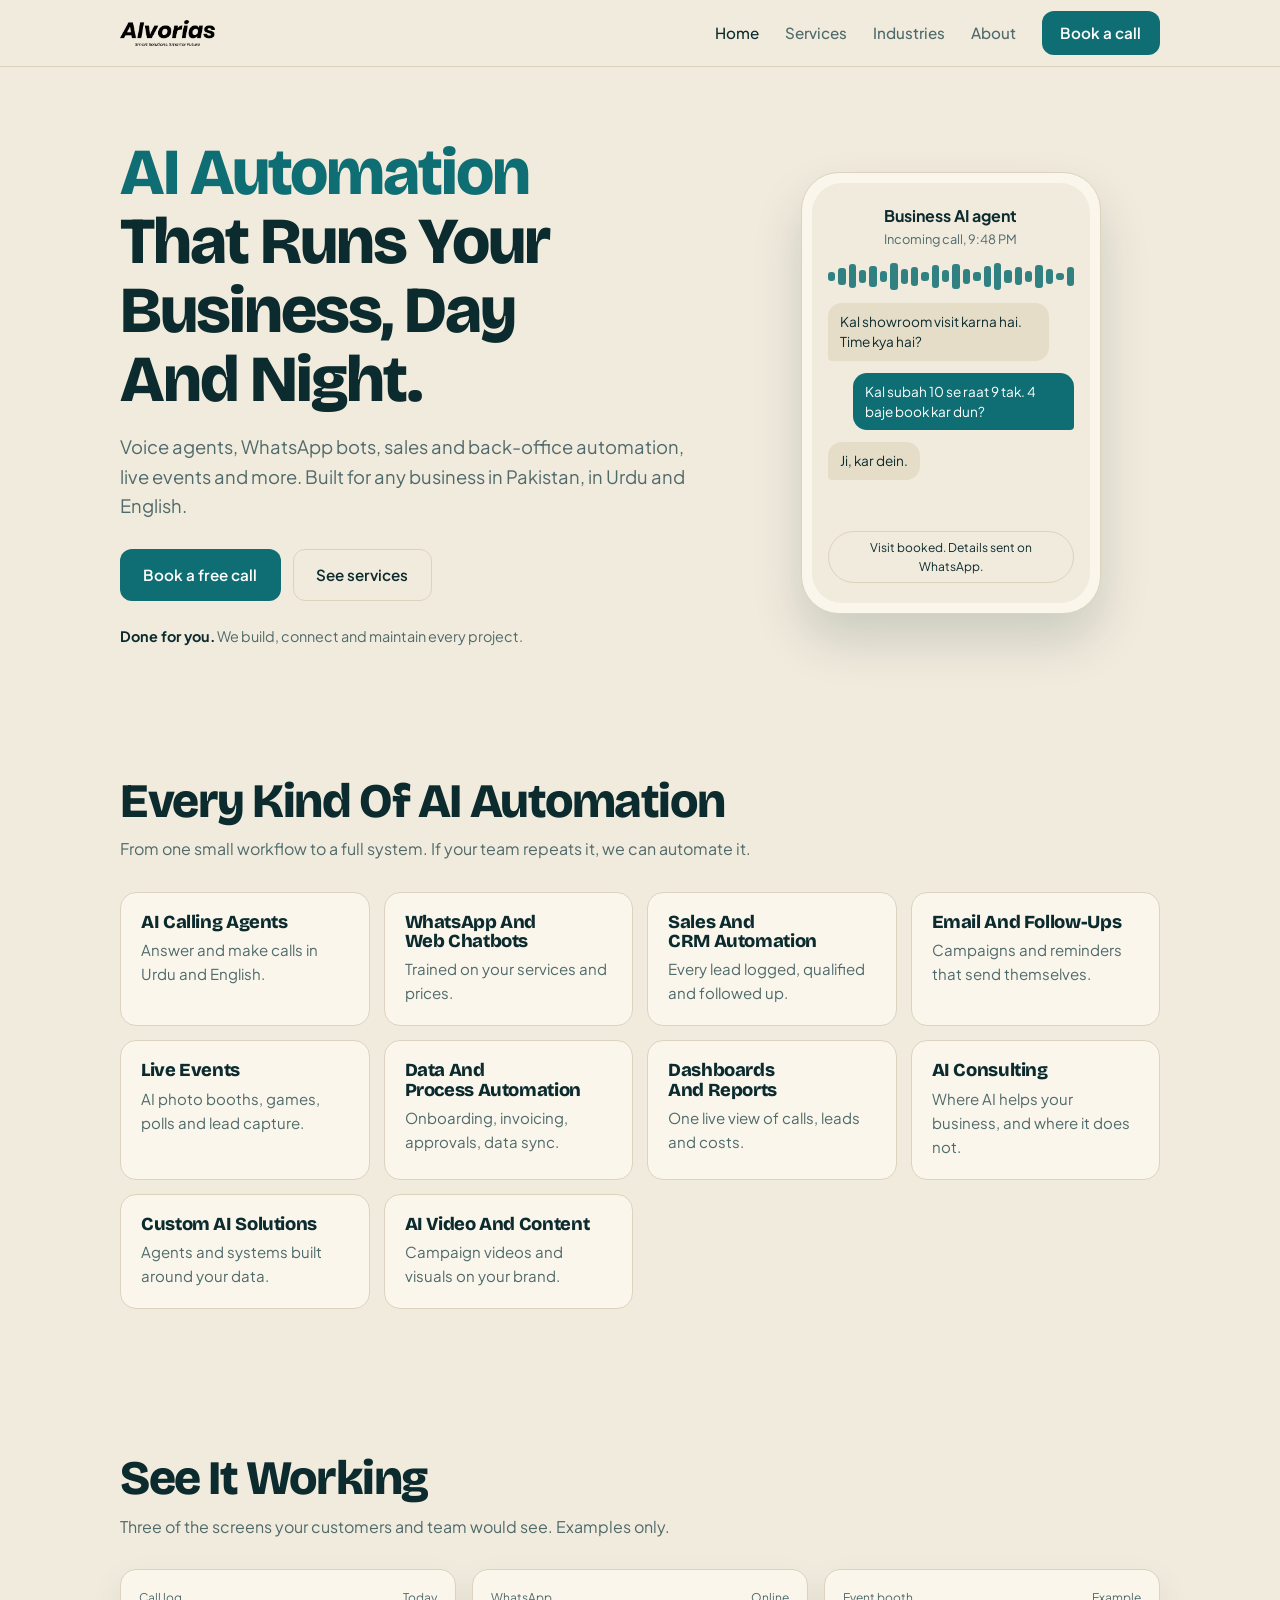
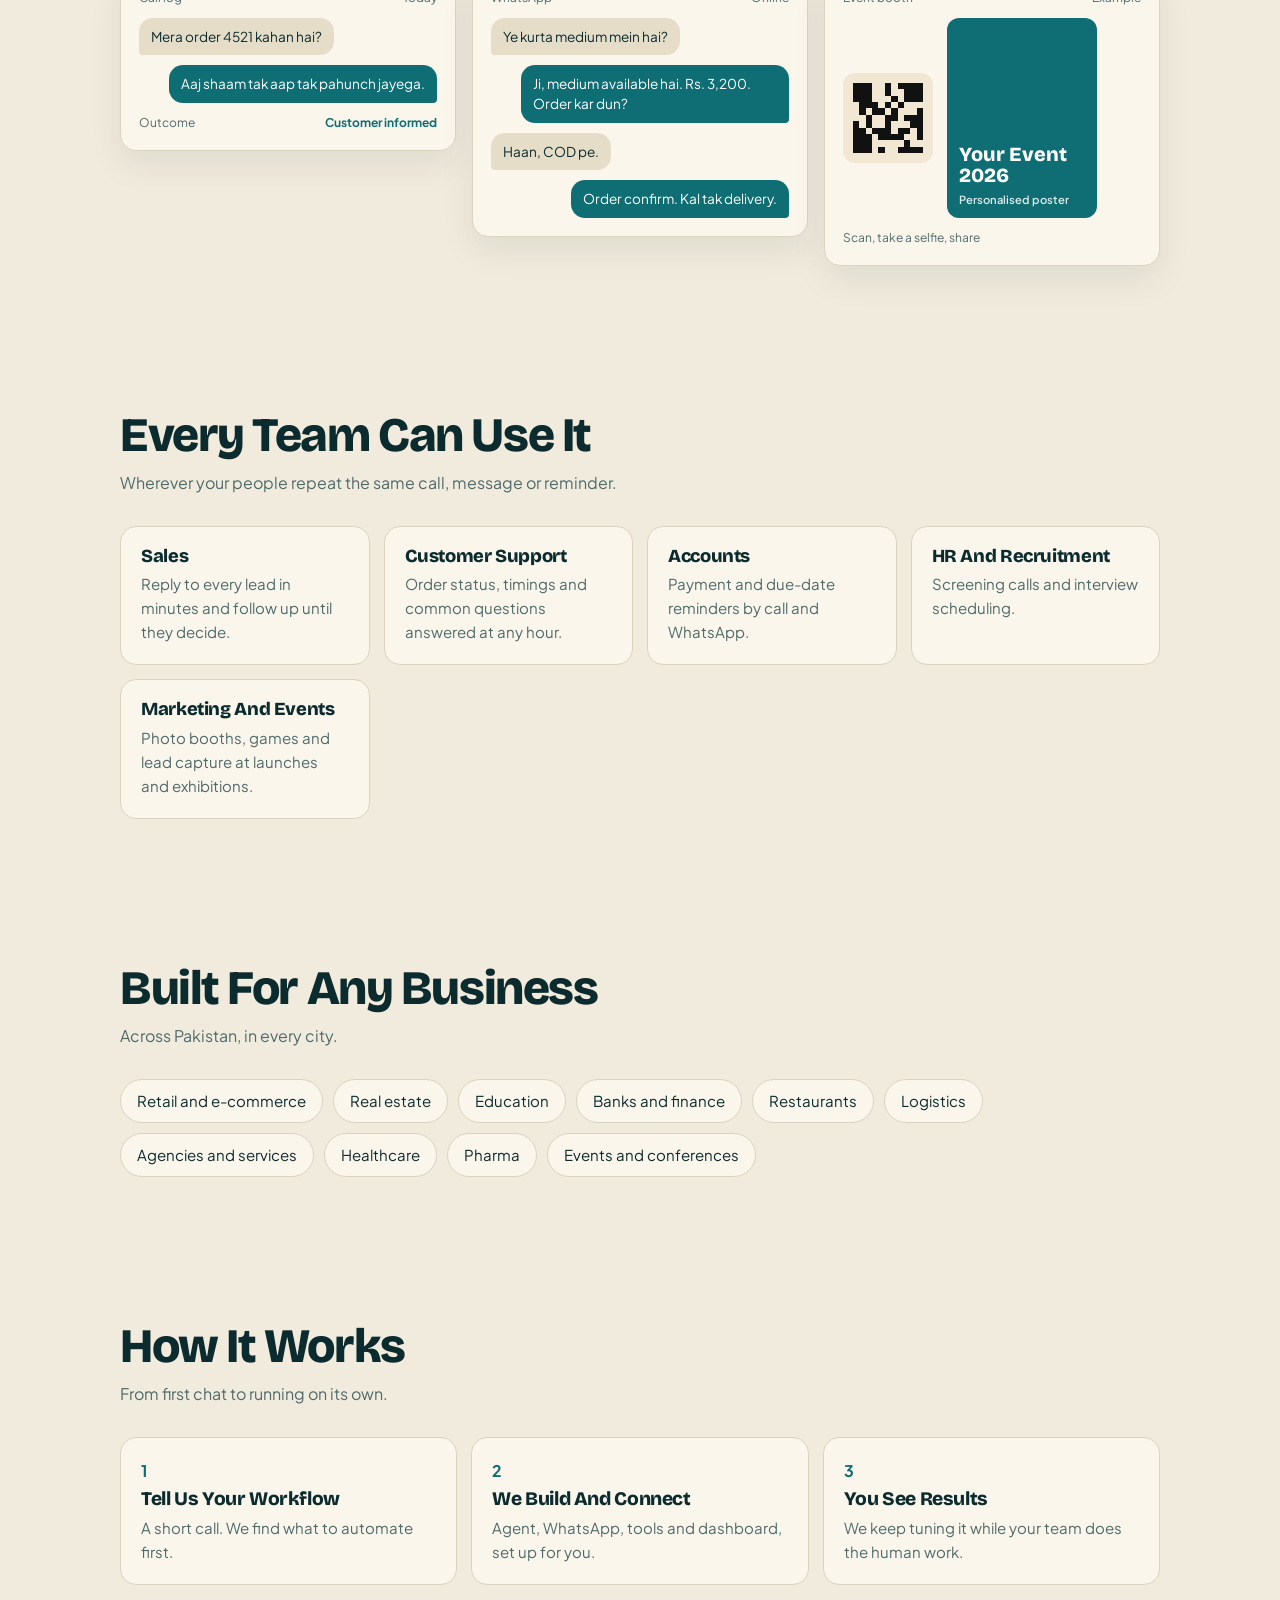
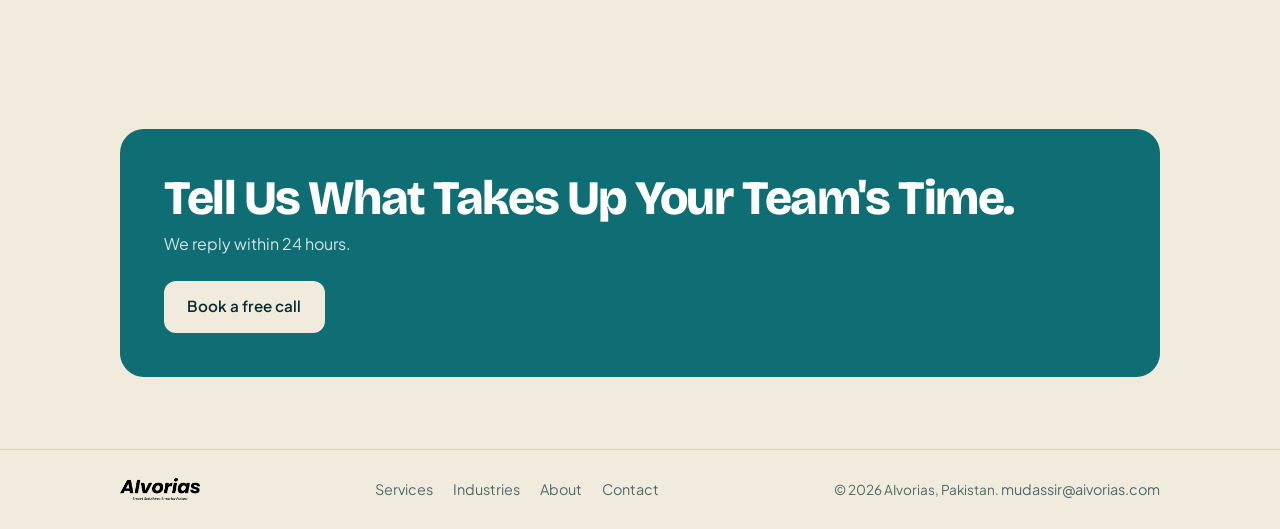
<file: index.html>
<!doctype html>
<html lang="en">
<head>
<meta charset="utf-8">
<meta name="viewport" content="width=device-width, initial-scale=1">
<title>AIvorias | AI Automation for Pakistani Businesses</title>
<meta name="description" content="AIvorias builds AI voice agents, WhatsApp automation, sales and back-office workflows and live event experiences for businesses across Pakistan, in Urdu and English.">
<meta name="theme-color" content="#F1EBDD">
<link rel="canonical" href="https://www.aivorias.com/">
<link rel="icon" type="image/png" href="/logo.png">
<meta property="og:type" content="website">
<meta property="og:title" content="AIvorias | AI Automation for Pakistani Businesses">
<meta property="og:description" content="AIvorias builds AI voice agents, WhatsApp automation, sales and back-office workflows and live event experiences for businesses across Pakistan, in Urdu and English.">
<meta property="og:url" content="https://www.aivorias.com/">
<link rel="preconnect" href="https://fonts.googleapis.com">
<link rel="preconnect" href="https://fonts.gstatic.com" crossorigin>
<link rel="stylesheet" href="https://fonts.googleapis.com/css2?family=Bricolage+Grotesque:opsz,wght@12..96,500;12..96,700;12..96,800&family=Plus+Jakarta+Sans:wght@400;500;600;700&display=swap">
<link rel="stylesheet" href="/styles.css?v=20261114b">
</head>
<body>
<a class="skip" href="#main">Skip to content</a>
<header class="site-header">
  <div class="wrap">
    <a class="brand" href="/" aria-label="AIvorias home"><img src="/logo-text-white.png" alt="AIvorias"></a>
    <button class="menu-btn" aria-expanded="false" aria-controls="site-nav" aria-label="Open menu"><span></span></button>
    <nav class="nav" id="site-nav" aria-label="Main">
      <a class="link" href="/" aria-current="page">Home</a><a class="link" href="/services/">Services</a><a class="link" href="/industries/">Industries</a><a class="link" href="/about/">About</a>
      <a class="btn btn-primary" href="/contact/">Book a call</a>
    </nav>
  </div>
</header>
<main id="main">

<section class="hero">
  <div class="wrap hero-grid">
    <div>
      <h1><em>AI automation</em> that runs your business, day and night.</h1>
      <p class="lead">Voice agents, WhatsApp bots, sales and back-office automation, live events and more. Built for any business in Pakistan, in Urdu and English.</p>
      <div class="cta-row">
        <a class="btn btn-primary" href="/contact/">Book a free call</a>
        <a class="btn btn-ghost" href="/services/">See services</a>
      </div>
      <p class="proof"><b>Done for you.</b> We build, connect and maintain every project.</p>
    </div>
    <div class="phone" aria-label="Example call handled by an AI agent"><div class="screen">
      <div class="who"><strong>Business AI agent</strong>Incoming call, 9:48 PM</div>
      <div class="wave" aria-hidden="true"><i style="--h:30%;--d:0.00s"></i><i style="--h:55%;--d:0.06s"></i><i style="--h:80%;--d:0.12s"></i><i style="--h:45%;--d:0.18s"></i><i style="--h:70%;--d:0.24s"></i><i style="--h:35%;--d:0.30s"></i><i style="--h:90%;--d:0.36s"></i><i style="--h:50%;--d:0.42s"></i><i style="--h:65%;--d:0.48s"></i><i style="--h:28%;--d:0.54s"></i><i style="--h:75%;--d:0.60s"></i><i style="--h:40%;--d:0.66s"></i><i style="--h:85%;--d:0.72s"></i><i style="--h:52%;--d:0.78s"></i><i style="--h:32%;--d:0.84s"></i><i style="--h:68%;--d:0.90s"></i><i style="--h:88%;--d:0.96s"></i><i style="--h:44%;--d:1.02s"></i><i style="--h:60%;--d:1.08s"></i><i style="--h:36%;--d:1.14s"></i><i style="--h:78%;--d:1.20s"></i><i style="--h:48%;--d:1.26s"></i><i style="--h:26%;--d:1.32s"></i><i style="--h:64%;--d:1.38s"></i></div>
      <div class="bb in">Kal showroom visit karna hai. Time kya hai?</div>
      <div class="bb out">Kal subah 10 se raat 9 tak. 4 baje book kar dun?</div>
      <div class="bb in">Ji, kar dein.</div>
      <div class="tick">Visit booked. Details sent on WhatsApp.</div>
    </div></div>
  </div>
</section>

<section id="what"><div class="wrap">
  <h2>Every kind of AI automation</h2>
  <p class="sub">From one small workflow to a full system. If your team repeats it, we can automate it.</p>
  <div class="caps"><div class="capc"><h3>AI calling agents</h3><p>Answer and make calls in Urdu and English.</p></div><div class="capc"><h3>WhatsApp and web chatbots</h3><p>Trained on your services and prices.</p></div><div class="capc"><h3>Sales and CRM automation</h3><p>Every lead logged, qualified and followed up.</p></div><div class="capc"><h3>Email and follow-ups</h3><p>Campaigns and reminders that send themselves.</p></div><div class="capc"><h3>Live events</h3><p>AI photo booths, games, polls and lead capture.</p></div><div class="capc"><h3>Data and process automation</h3><p>Onboarding, invoicing, approvals, data sync.</p></div><div class="capc"><h3>Dashboards and reports</h3><p>One live view of calls, leads and costs.</p></div><div class="capc"><h3>AI consulting</h3><p>Where AI helps your business, and where it does not.</p></div><div class="capc"><h3>Custom AI solutions</h3><p>Agents and systems built around your data.</p></div><div class="capc"><h3>AI video and content</h3><p>Campaign videos and visuals on your brand.</p></div></div>
</div></section>

<section><div class="wrap">
  <h2>See it working</h2>
  <p class="sub">Three of the screens your customers and team would see. Examples only.</p>
  <div class="trio">
    <div class="ui"><div class="cap"><span>Call log</span><span>Today</span></div><div class="bb in">Mera order 4521 kahan hai?</div><div class="bb out">Aaj shaam tak aap tak pahunch jayega.</div><div class="cap"><span>Outcome</span><span class="ok">Customer informed</span></div></div>
    <div class="ui"><div class="cap"><span>WhatsApp</span><span>Online</span></div><div class="bb in">Ye kurta medium mein hai?</div><div class="bb out">Ji, medium available hai. Rs. 3,200. Order kar dun?</div><div class="bb in">Haan, COD pe.</div><div class="bb out">Order confirm. Kal tak delivery.</div></div>
    <div class="ui"><div class="cap"><span>Event booth</span><span>Example</span></div><div class="poster"><div class="qr"><svg viewBox="0 0 11 11" fill="currentColor" shape-rendering="crispEdges" aria-label="QR code"><rect x="0" y="0" width="1" height="1"/><rect x="1" y="0" width="1" height="1"/><rect x="2" y="0" width="1" height="1"/><rect x="5" y="0" width="1" height="1"/><rect x="7" y="0" width="1" height="1"/><rect x="8" y="0" width="1" height="1"/><rect x="9" y="0" width="1" height="1"/><rect x="10" y="0" width="1" height="1"/><rect x="0" y="1" width="1" height="1"/><rect x="1" y="1" width="1" height="1"/><rect x="2" y="1" width="1" height="1"/><rect x="5" y="1" width="1" height="1"/><rect x="8" y="1" width="1" height="1"/><rect x="9" y="1" width="1" height="1"/><rect x="10" y="1" width="1" height="1"/><rect x="0" y="2" width="1" height="1"/><rect x="1" y="2" width="1" height="1"/><rect x="2" y="2" width="1" height="1"/><rect x="6" y="2" width="1" height="1"/><rect x="8" y="2" width="1" height="1"/><rect x="9" y="2" width="1" height="1"/><rect x="10" y="2" width="1" height="1"/><rect x="1" y="3" width="1" height="1"/><rect x="2" y="3" width="1" height="1"/><rect x="3" y="3" width="1" height="1"/><rect x="5" y="3" width="1" height="1"/><rect x="7" y="3" width="1" height="1"/><rect x="1" y="4" width="1" height="1"/><rect x="3" y="4" width="1" height="1"/><rect x="4" y="4" width="1" height="1"/><rect x="6" y="4" width="1" height="1"/><rect x="10" y="4" width="1" height="1"/><rect x="2" y="5" width="1" height="1"/><rect x="5" y="5" width="1" height="1"/><rect x="6" y="5" width="1" height="1"/><rect x="8" y="5" width="1" height="1"/><rect x="9" y="5" width="1" height="1"/><rect x="10" y="5" width="1" height="1"/><rect x="0" y="6" width="1" height="1"/><rect x="2" y="6" width="1" height="1"/><rect x="5" y="6" width="1" height="1"/><rect x="9" y="6" width="1" height="1"/><rect x="10" y="6" width="1" height="1"/><rect x="0" y="7" width="1" height="1"/><rect x="1" y="7" width="1" height="1"/><rect x="3" y="7" width="1" height="1"/><rect x="4" y="7" width="1" height="1"/><rect x="5" y="7" width="1" height="1"/><rect x="7" y="7" width="1" height="1"/><rect x="8" y="7" width="1" height="1"/><rect x="10" y="7" width="1" height="1"/><rect x="0" y="8" width="1" height="1"/><rect x="1" y="8" width="1" height="1"/><rect x="2" y="8" width="1" height="1"/><rect x="4" y="8" width="1" height="1"/><rect x="5" y="8" width="1" height="1"/><rect x="6" y="8" width="1" height="1"/><rect x="7" y="8" width="1" height="1"/><rect x="10" y="8" width="1" height="1"/><rect x="0" y="9" width="1" height="1"/><rect x="1" y="9" width="1" height="1"/><rect x="2" y="9" width="1" height="1"/><rect x="8" y="9" width="1" height="1"/><rect x="0" y="10" width="1" height="1"/><rect x="1" y="10" width="1" height="1"/><rect x="2" y="10" width="1" height="1"/><rect x="4" y="10" width="1" height="1"/><rect x="7" y="10" width="1" height="1"/><rect x="8" y="10" width="1" height="1"/><rect x="9" y="10" width="1" height="1"/><rect x="10" y="10" width="1" height="1"/></svg></div><div class="pcard">Your Event 2026<small>Personalised poster</small></div></div><div class="cap"><span>Scan, take a selfie, share</span><span></span></div></div>
  </div>
</div></section>

<section><div class="wrap">
  <h2>Every team can use it</h2>
  <p class="sub">Wherever your people repeat the same call, message or reminder.</p>
  <div class="dept"><div><h3>Sales</h3><p>Reply to every lead in minutes and follow up until they decide.</p></div><div><h3>Customer support</h3><p>Order status, timings and common questions answered at any hour.</p></div><div><h3>Accounts</h3><p>Payment and due-date reminders by call and WhatsApp.</p></div><div><h3>HR and recruitment</h3><p>Screening calls and interview scheduling.</p></div><div><h3>Marketing and events</h3><p>Photo booths, games and lead capture at launches and exhibitions.</p></div></div>
</div></section>

<section><div class="wrap">
  <h2>Built for any business</h2>
  <p class="sub">Across Pakistan, in every city.</p>
  <div class="pills"><span class="pill">Retail and e-commerce</span><span class="pill">Real estate</span><span class="pill">Education</span><span class="pill">Banks and finance</span><span class="pill">Restaurants</span><span class="pill">Logistics</span><span class="pill">Agencies and services</span><span class="pill">Healthcare</span><span class="pill">Pharma</span><span class="pill">Events and conferences</span></div>
</div></section>

<section><div class="wrap">
  <h2>How it works</h2>
  <p class="sub">From first chat to running on its own.</p>
  <div class="steps">
    <div class="step"><b>1</b><h3>Tell us your workflow</h3><p>A short call. We find what to automate first.</p></div>
    <div class="step"><b>2</b><h3>We build and connect</h3><p>Agent, WhatsApp, tools and dashboard, set up for you.</p></div>
    <div class="step"><b>3</b><h3>You see results</h3><p>We keep tuning it while your team does the human work.</p></div>
  </div>
</div></section>

<section>
  <div class="wrap">
    <div class="cta-band">
      <div><h2>Tell us what takes up your team's time.</h2><p>We reply within 24 hours.</p></div>
      <a class="btn btn-primary" href="/contact/">Book a free call</a>
    </div>
  </div>
</section>
</main>
<footer class="site-footer">
  <div class="wrap foot">
    <img src="/logo-text-white.png" alt="AIvorias">
    <nav aria-label="Footer"><a href="/services/">Services</a><a href="/industries/">Industries</a><a href="/about/">About</a><a href="/contact/">Contact</a></nav>
    <span class="copy">&copy; 2026 AIvorias, Pakistan. <a href="mailto:mudassir@aivorias.com">mudassir@aivorias.com</a></span>
  </div>
</footer>
<script src="/main.js?v=20261114b" defer></script>
</body>
</html>
</file>
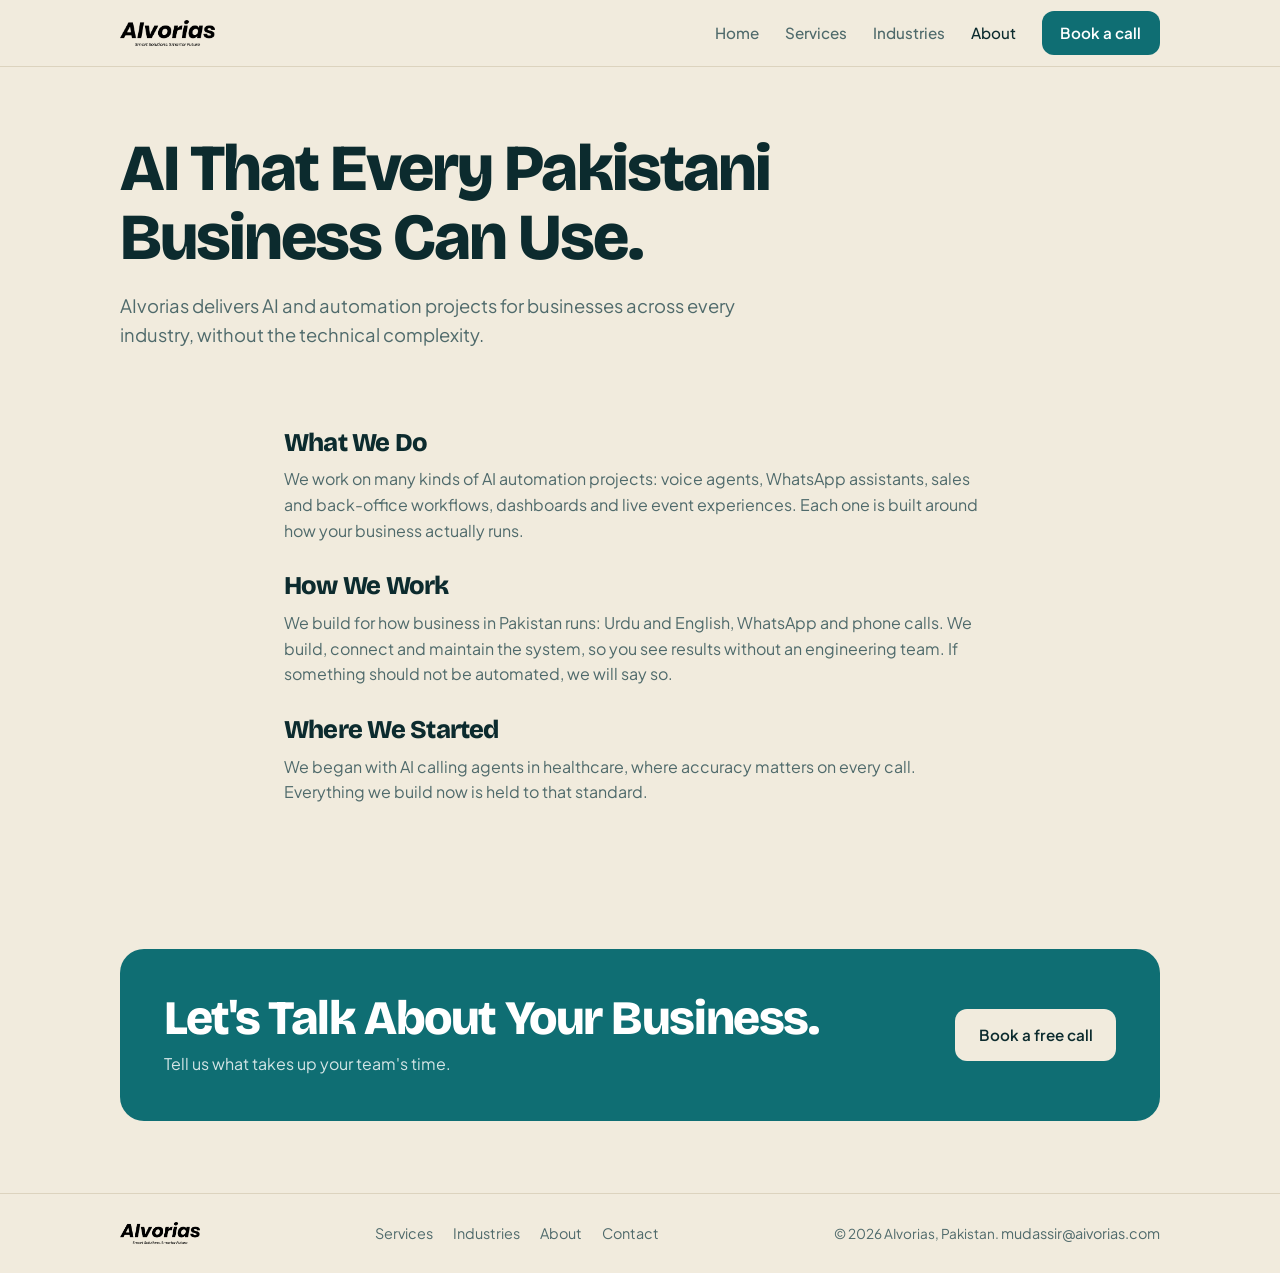
<file: about/index.html>
<!doctype html>
<html lang="en">
<head>
<meta charset="utf-8">
<meta name="viewport" content="width=device-width, initial-scale=1">
<title>About | AIvorias</title>
<meta name="description" content="AIvorias is an AI-powered technology company delivering AI and automation projects for businesses across Pakistan.">
<meta name="theme-color" content="#F1EBDD">
<link rel="canonical" href="https://www.aivorias.com/about/">
<link rel="icon" type="image/png" href="/logo.png">
<meta property="og:type" content="website">
<meta property="og:title" content="About | AIvorias">
<meta property="og:description" content="AIvorias is an AI-powered technology company delivering AI and automation projects for businesses across Pakistan.">
<meta property="og:url" content="https://www.aivorias.com/about/">
<link rel="preconnect" href="https://fonts.googleapis.com">
<link rel="preconnect" href="https://fonts.gstatic.com" crossorigin>
<link rel="stylesheet" href="https://fonts.googleapis.com/css2?family=Bricolage+Grotesque:opsz,wght@12..96,500;12..96,700;12..96,800&family=Plus+Jakarta+Sans:wght@400;500;600;700&display=swap">
<link rel="stylesheet" href="/styles.css?v=20261114b">
</head>
<body>
<a class="skip" href="#main">Skip to content</a>
<header class="site-header">
  <div class="wrap">
    <a class="brand" href="/" aria-label="AIvorias home"><img src="/logo-text-white.png" alt="AIvorias"></a>
    <button class="menu-btn" aria-expanded="false" aria-controls="site-nav" aria-label="Open menu"><span></span></button>
    <nav class="nav" id="site-nav" aria-label="Main">
      <a class="link" href="/">Home</a><a class="link" href="/services/">Services</a><a class="link" href="/industries/">Industries</a><a class="link" href="/about/" aria-current="page">About</a>
      <a class="btn btn-primary" href="/contact/">Book a call</a>
    </nav>
  </div>
</header>
<main id="main">

<section class="page-hero">
  <div class="wrap"><h1>AI that every Pakistani business can use.</h1><p class="lead">AIvorias delivers AI and automation projects for businesses across every industry, without the technical complexity.</p></div>
</section>

<section>
  <div class="wrap prose">
    <h2>What we do</h2>
    <p>We work on many kinds of AI automation projects: voice agents, WhatsApp assistants, sales and back-office workflows, dashboards and live event experiences. Each one is built around how your business actually runs.</p>
    <h2>How we work</h2>
    <p>We build for how business in Pakistan runs: Urdu and English, WhatsApp and phone calls. We build, connect and maintain the system, so you see results without an engineering team. If something should not be automated, we will say so.</p>
    <h2>Where we started</h2>
    <p>We began with AI calling agents in healthcare, where accuracy matters on every call. Everything we build now is held to that standard.</p>
  </div>
</section>

<section>
  <div class="wrap">
    <div class="cta-band">
      <div><h2>Let's talk about your business.</h2><p>Tell us what takes up your team's time.</p></div>
      <a class="btn btn-primary" href="/contact/">Book a free call</a>
    </div>
  </div>
</section>
</main>
<footer class="site-footer">
  <div class="wrap foot">
    <img src="/logo-text-white.png" alt="AIvorias">
    <nav aria-label="Footer"><a href="/services/">Services</a><a href="/industries/">Industries</a><a href="/about/">About</a><a href="/contact/">Contact</a></nav>
    <span class="copy">&copy; 2026 AIvorias, Pakistan. <a href="mailto:mudassir@aivorias.com">mudassir@aivorias.com</a></span>
  </div>
</footer>
<script src="/main.js?v=20261114b" defer></script>
</body>
</html>
</file>
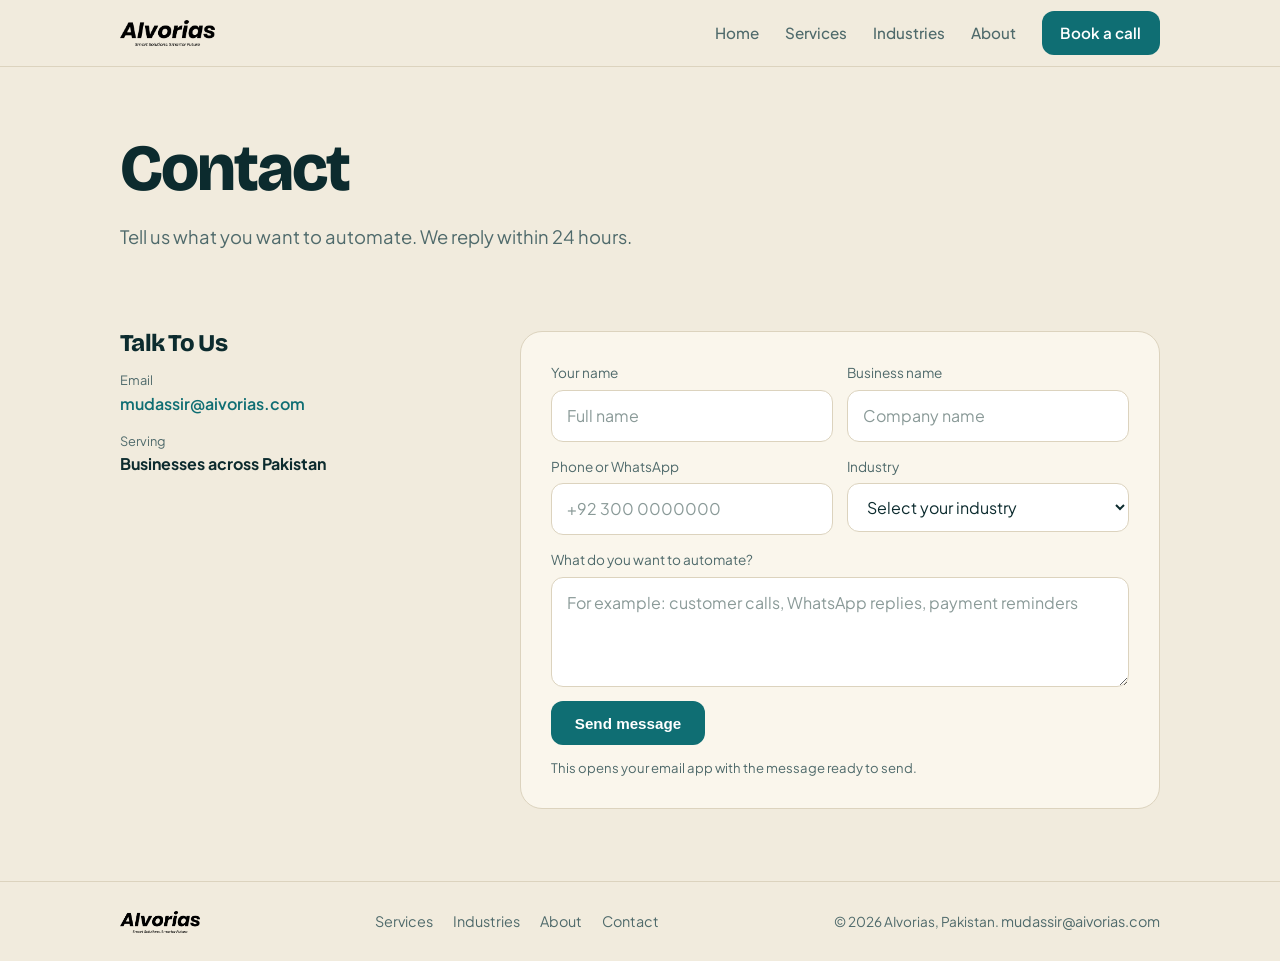
<file: contact/index.html>
<!doctype html>
<html lang="en">
<head>
<meta charset="utf-8">
<meta name="viewport" content="width=device-width, initial-scale=1">
<title>Contact | AIvorias</title>
<meta name="description" content="Book a free strategy call with AIvorias. Tell us what you want to automate and we will reply within 24 hours.">
<meta name="theme-color" content="#F1EBDD">
<link rel="canonical" href="https://www.aivorias.com/contact/">
<link rel="icon" type="image/png" href="/logo.png">
<meta property="og:type" content="website">
<meta property="og:title" content="Contact | AIvorias">
<meta property="og:description" content="Book a free strategy call with AIvorias. Tell us what you want to automate and we will reply within 24 hours.">
<meta property="og:url" content="https://www.aivorias.com/contact/">
<link rel="preconnect" href="https://fonts.googleapis.com">
<link rel="preconnect" href="https://fonts.gstatic.com" crossorigin>
<link rel="stylesheet" href="https://fonts.googleapis.com/css2?family=Bricolage+Grotesque:opsz,wght@12..96,500;12..96,700;12..96,800&family=Plus+Jakarta+Sans:wght@400;500;600;700&display=swap">
<link rel="stylesheet" href="/styles.css?v=20261114b">
</head>
<body>
<a class="skip" href="#main">Skip to content</a>
<header class="site-header">
  <div class="wrap">
    <a class="brand" href="/" aria-label="AIvorias home"><img src="/logo-text-white.png" alt="AIvorias"></a>
    <button class="menu-btn" aria-expanded="false" aria-controls="site-nav" aria-label="Open menu"><span></span></button>
    <nav class="nav" id="site-nav" aria-label="Main">
      <a class="link" href="/">Home</a><a class="link" href="/services/">Services</a><a class="link" href="/industries/">Industries</a><a class="link" href="/about/">About</a>
      <a class="btn btn-primary" href="/contact/">Book a call</a>
    </nav>
  </div>
</header>
<main id="main">

<section class="page-hero">
  <div class="wrap"><h1>Contact</h1><p class="lead">Tell us what you want to automate. We reply within 24 hours.</p></div>
</section>

<section>
  <div class="wrap contact-grid">
    <div class="contact-info">
      <h2>Talk to us</h2>
      <ul class="facts">
        <li><span>Email</span><a href="mailto:mudassir@aivorias.com">mudassir@aivorias.com</a></li>
        <li><span>Serving</span><strong>Businesses across Pakistan</strong></li>
              </ul>
      
    </div>

    <div class="form-card">
      <div id="form-fields">
        <form id="lead-form">
          <div class="field-row">
            <div class="field"><label for="f-name">Your name</label><input id="f-name" name="name" type="text" autocomplete="name" required placeholder="Full name"></div>
            <div class="field"><label for="f-business">Business name</label><input id="f-business" name="business" type="text" autocomplete="organization" required placeholder="Company name"></div>
          </div>
          <div class="field-row">
            <div class="field"><label for="f-phone">Phone or WhatsApp</label><input id="f-phone" name="phone" type="tel" autocomplete="tel" required placeholder="+92 300 0000000"></div>
            <div class="field"><label for="f-industry">Industry</label><select id="f-industry" name="industry"><option value="">Select your industry</option><option>Retail and e-commerce</option><option>Real estate</option><option>Education</option><option>Banks and finance</option><option>Restaurants</option><option>Logistics</option><option>Agencies and services</option><option>Healthcare</option><option>Pharma</option><option>Events</option><option>Other</option></select></div>
          </div>
          <div class="field"><label for="f-message">What do you want to automate?</label><textarea id="f-message" name="message" placeholder="For example: customer calls, WhatsApp replies, payment reminders"></textarea></div>
          <button class="btn btn-primary" type="submit">Send message</button>
          <p class="form-note">This opens your email app with the message ready to send.</p>
        </form>
      </div>
      <div class="form-done" id="form-done" role="status">
        <h3>One last step: press send.</h3>
        <p>Your email app should now be open with your message ready. Press send and we will reply within 24 hours.</p>
        <p>Nothing opened? <a data-mailto href="mailto:mudassir@aivorias.com">Open the email again</a> or write to mudassir@aivorias.com.</p>
      </div>
    </div>
  </div>
</section>
</main>
<footer class="site-footer">
  <div class="wrap foot">
    <img src="/logo-text-white.png" alt="AIvorias">
    <nav aria-label="Footer"><a href="/services/">Services</a><a href="/industries/">Industries</a><a href="/about/">About</a><a href="/contact/">Contact</a></nav>
    <span class="copy">&copy; 2026 AIvorias, Pakistan. <a href="mailto:mudassir@aivorias.com">mudassir@aivorias.com</a></span>
  </div>
</footer>
<script src="/main.js?v=20261114b" defer></script>
</body>
</html>
</file>
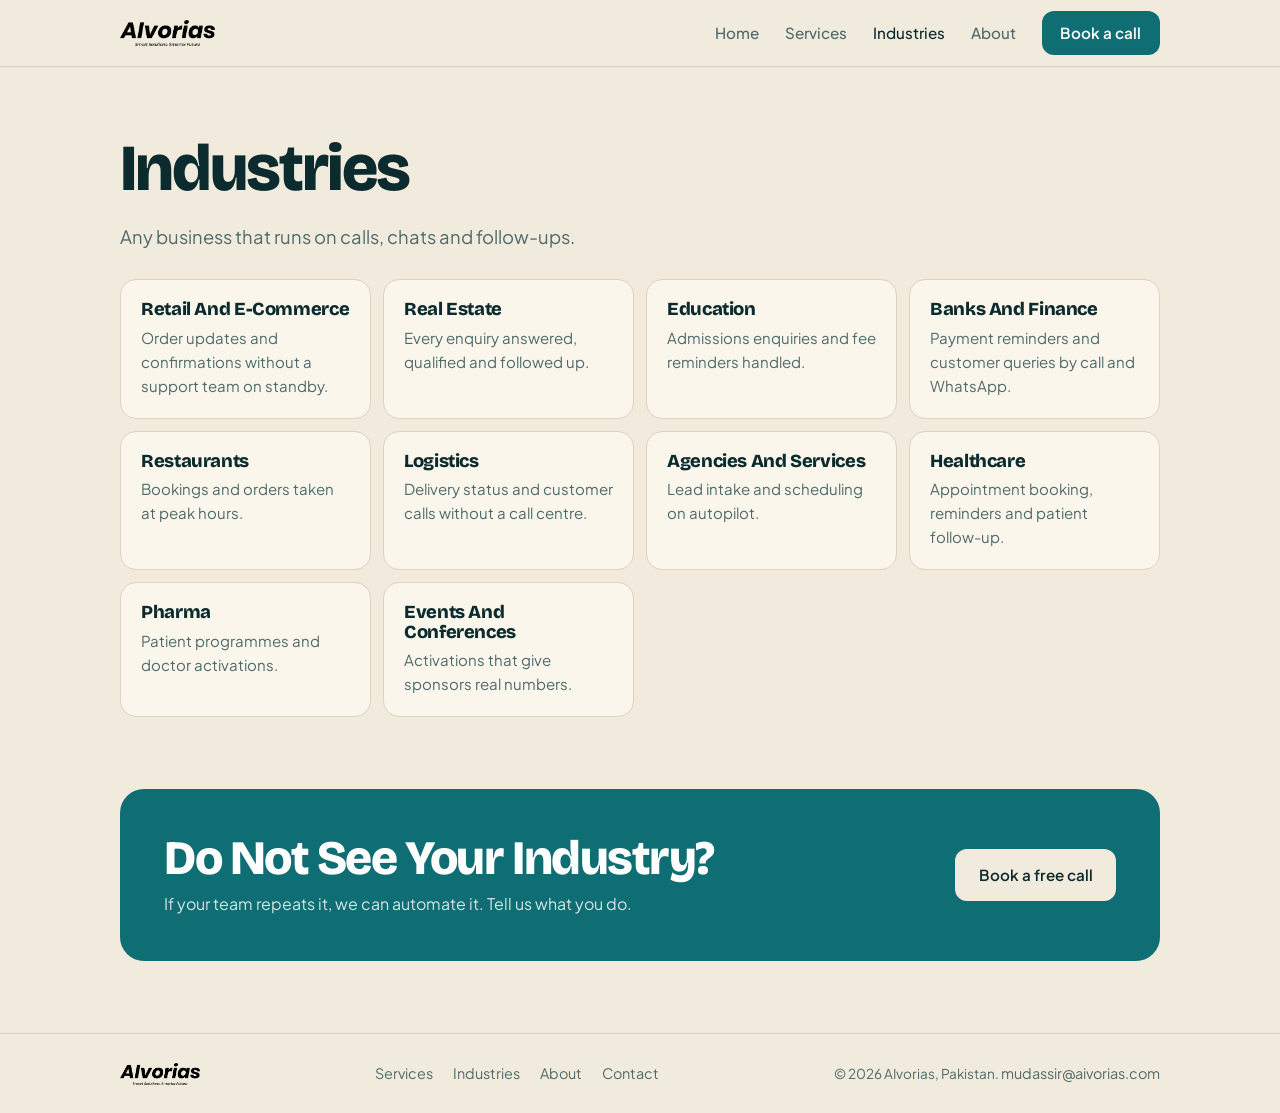
<file: industries/index.html>
<!doctype html>
<html lang="en">
<head>
<meta charset="utf-8">
<meta name="viewport" content="width=device-width, initial-scale=1">
<title>Industries | AIvorias</title>
<meta name="description" content="AI calling agents and automation for retail, real estate, education, banks, restaurants, logistics, agencies, healthcare and events across Pakistan.">
<meta name="theme-color" content="#F1EBDD">
<link rel="canonical" href="https://www.aivorias.com/industries/">
<link rel="icon" type="image/png" href="/logo.png">
<meta property="og:type" content="website">
<meta property="og:title" content="Industries | AIvorias">
<meta property="og:description" content="AI calling agents and automation for retail, real estate, education, banks, restaurants, logistics, agencies, healthcare and events across Pakistan.">
<meta property="og:url" content="https://www.aivorias.com/industries/">
<link rel="preconnect" href="https://fonts.googleapis.com">
<link rel="preconnect" href="https://fonts.gstatic.com" crossorigin>
<link rel="stylesheet" href="https://fonts.googleapis.com/css2?family=Bricolage+Grotesque:opsz,wght@12..96,500;12..96,700;12..96,800&family=Plus+Jakarta+Sans:wght@400;500;600;700&display=swap">
<link rel="stylesheet" href="/styles.css?v=20261114b">
</head>
<body>
<a class="skip" href="#main">Skip to content</a>
<header class="site-header">
  <div class="wrap">
    <a class="brand" href="/" aria-label="AIvorias home"><img src="/logo-text-white.png" alt="AIvorias"></a>
    <button class="menu-btn" aria-expanded="false" aria-controls="site-nav" aria-label="Open menu"><span></span></button>
    <nav class="nav" id="site-nav" aria-label="Main">
      <a class="link" href="/">Home</a><a class="link" href="/services/">Services</a><a class="link" href="/industries/" aria-current="page">Industries</a><a class="link" href="/about/">About</a>
      <a class="btn btn-primary" href="/contact/">Book a call</a>
    </nav>
  </div>
</header>
<main id="main">

<section class="page-hero">
  <div class="wrap"><h1>Industries</h1><p class="lead">Any business that runs on calls, chats and follow-ups.</p></div>
</section>
<div class="wrap"><ul class="ind-grid"><li><h3>Retail and e-commerce</h3><p>Order updates and confirmations without a support team on standby.</p></li><li><h3>Real estate</h3><p>Every enquiry answered, qualified and followed up.</p></li><li><h3>Education</h3><p>Admissions enquiries and fee reminders handled.</p></li><li><h3>Banks and finance</h3><p>Payment reminders and customer queries by call and WhatsApp.</p></li><li><h3>Restaurants</h3><p>Bookings and orders taken at peak hours.</p></li><li><h3>Logistics</h3><p>Delivery status and customer calls without a call centre.</p></li><li><h3>Agencies and services</h3><p>Lead intake and scheduling on autopilot.</p></li><li><h3>Healthcare</h3><p>Appointment booking, reminders and patient follow-up.</p></li><li><h3>Pharma</h3><p>Patient programmes and doctor activations.</p></li><li><h3>Events and conferences</h3><p>Activations that give sponsors real numbers.</p></li></ul></div>
<section>
  <div class="wrap">
    <div class="cta-band">
      <div><h2>Do not see your industry?</h2><p>If your team repeats it, we can automate it. Tell us what you do.</p></div>
      <a class="btn btn-primary" href="/contact/">Book a free call</a>
    </div>
  </div>
</section>
</main>
<footer class="site-footer">
  <div class="wrap foot">
    <img src="/logo-text-white.png" alt="AIvorias">
    <nav aria-label="Footer"><a href="/services/">Services</a><a href="/industries/">Industries</a><a href="/about/">About</a><a href="/contact/">Contact</a></nav>
    <span class="copy">&copy; 2026 AIvorias, Pakistan. <a href="mailto:mudassir@aivorias.com">mudassir@aivorias.com</a></span>
  </div>
</footer>
<script src="/main.js?v=20261114b" defer></script>
</body>
</html>
</file>
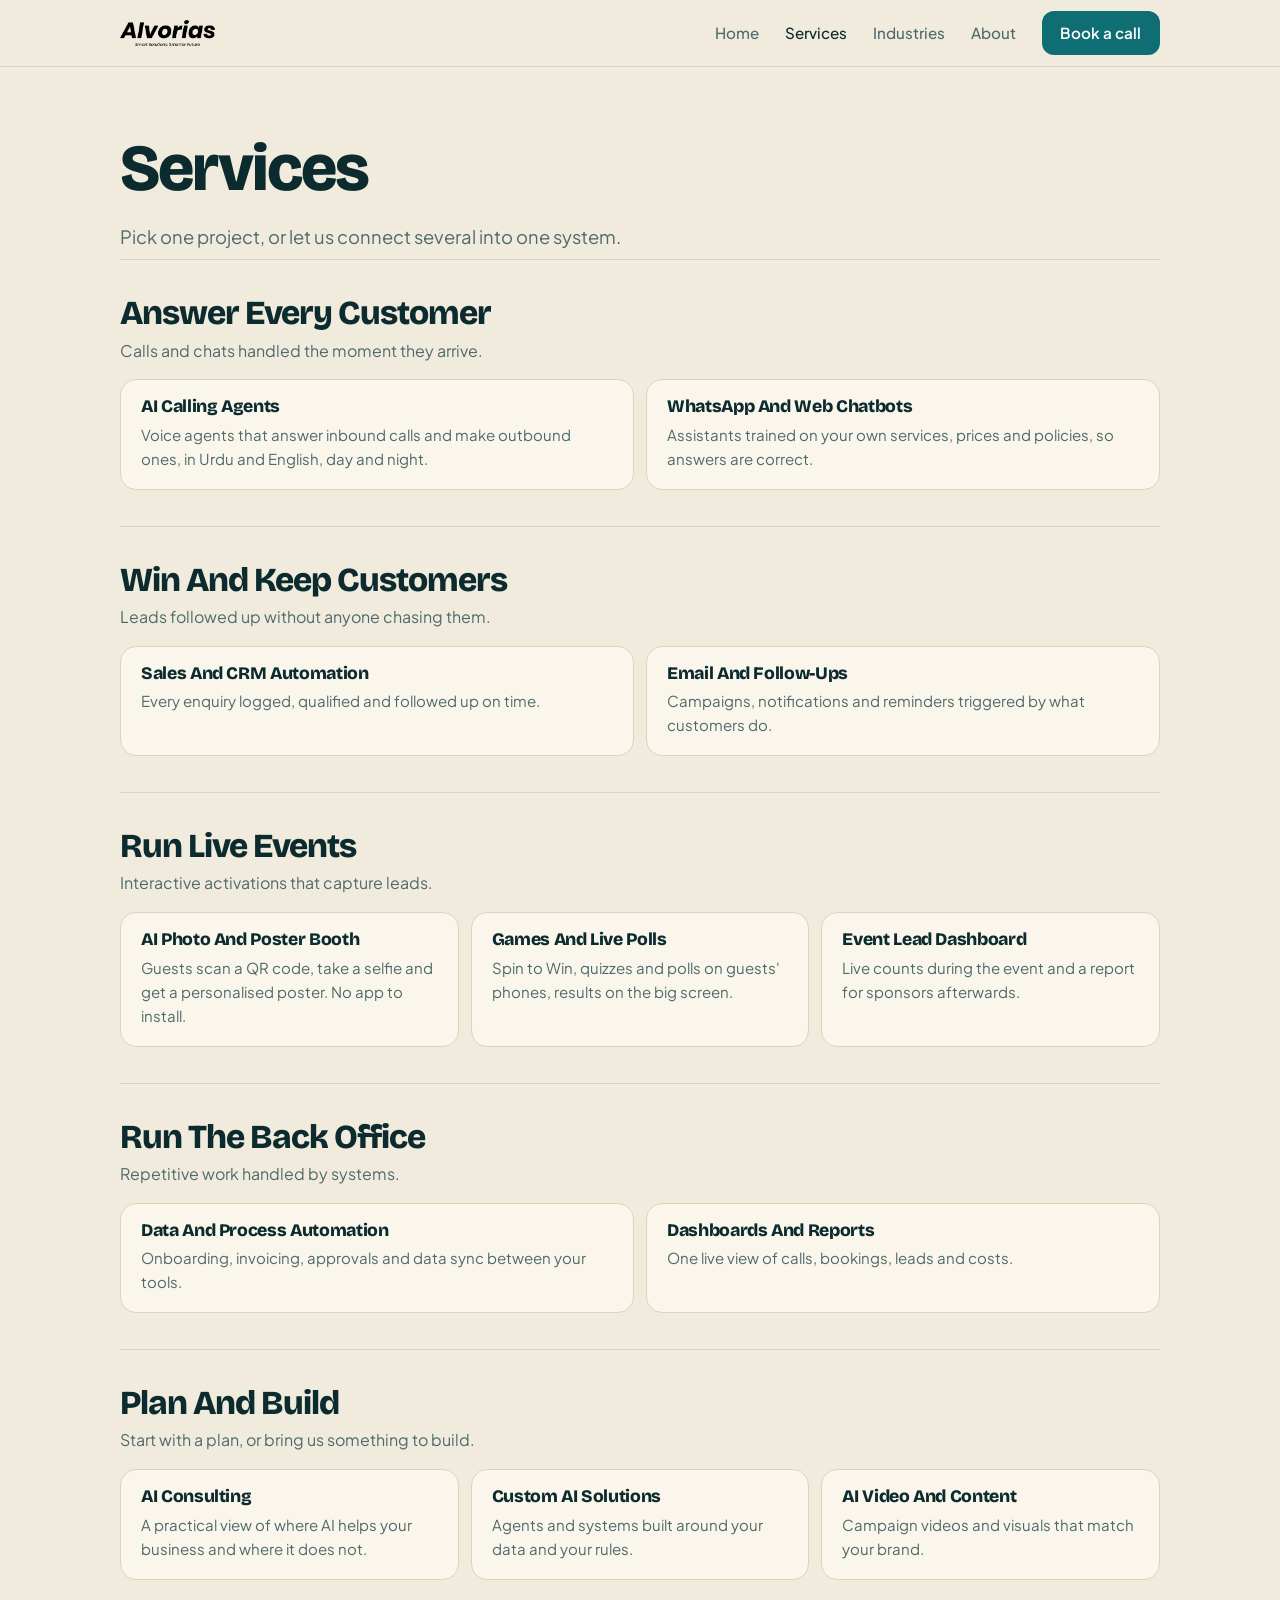
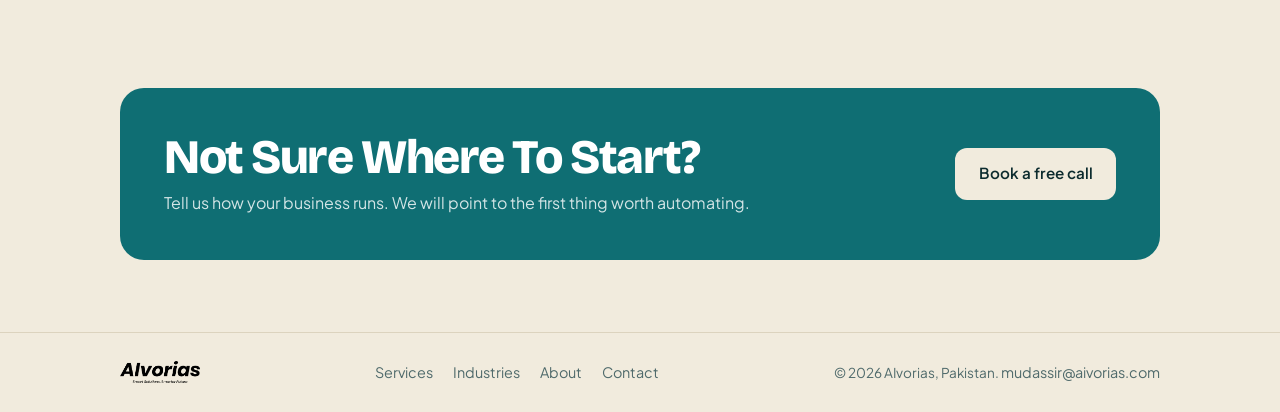
<file: services/index.html>
<!doctype html>
<html lang="en">
<head>
<meta charset="utf-8">
<meta name="viewport" content="width=device-width, initial-scale=1">
<title>Services | AIvorias</title>
<meta name="description" content="AI calling agents, chatbots, CRM and email automation, live event experiences, data and process automation, dashboards, consulting and custom AI for businesses in Pakistan.">
<meta name="theme-color" content="#F1EBDD">
<link rel="canonical" href="https://www.aivorias.com/services/">
<link rel="icon" type="image/png" href="/logo.png">
<meta property="og:type" content="website">
<meta property="og:title" content="Services | AIvorias">
<meta property="og:description" content="AI calling agents, chatbots, CRM and email automation, live event experiences, data and process automation, dashboards, consulting and custom AI for businesses in Pakistan.">
<meta property="og:url" content="https://www.aivorias.com/services/">
<link rel="preconnect" href="https://fonts.googleapis.com">
<link rel="preconnect" href="https://fonts.gstatic.com" crossorigin>
<link rel="stylesheet" href="https://fonts.googleapis.com/css2?family=Bricolage+Grotesque:opsz,wght@12..96,500;12..96,700;12..96,800&family=Plus+Jakarta+Sans:wght@400;500;600;700&display=swap">
<link rel="stylesheet" href="/styles.css?v=20261114b">
</head>
<body>
<a class="skip" href="#main">Skip to content</a>
<header class="site-header">
  <div class="wrap">
    <a class="brand" href="/" aria-label="AIvorias home"><img src="/logo-text-white.png" alt="AIvorias"></a>
    <button class="menu-btn" aria-expanded="false" aria-controls="site-nav" aria-label="Open menu"><span></span></button>
    <nav class="nav" id="site-nav" aria-label="Main">
      <a class="link" href="/">Home</a><a class="link" href="/services/" aria-current="page">Services</a><a class="link" href="/industries/">Industries</a><a class="link" href="/about/">About</a>
      <a class="btn btn-primary" href="/contact/">Book a call</a>
    </nav>
  </div>
</header>
<main id="main">

<section class="page-hero">
  <div class="wrap"><h1>Services</h1><p class="lead">Pick one project, or let us connect several into one system.</p></div>
</section>
<div class="wrap"><section class="grp"><div class="grp-head"><h2>Answer every customer</h2><p>Calls and chats handled the moment they arrive.</p></div><ul class="svc"><li><h3>AI calling agents</h3><p>Voice agents that answer inbound calls and make outbound ones, in Urdu and English, day and night.</p></li><li><h3>WhatsApp and web chatbots</h3><p>Assistants trained on your own services, prices and policies, so answers are correct.</p></li></ul></section><section class="grp"><div class="grp-head"><h2>Win and keep customers</h2><p>Leads followed up without anyone chasing them.</p></div><ul class="svc"><li><h3>Sales and CRM automation</h3><p>Every enquiry logged, qualified and followed up on time.</p></li><li><h3>Email and follow-ups</h3><p>Campaigns, notifications and reminders triggered by what customers do.</p></li></ul></section><section class="grp"><div class="grp-head"><h2>Run live events</h2><p>Interactive activations that capture leads.</p></div><ul class="svc"><li><h3>AI photo and poster booth</h3><p>Guests scan a QR code, take a selfie and get a personalised poster. No app to install.</p></li><li><h3>Games and live polls</h3><p>Spin to Win, quizzes and polls on guests' phones, results on the big screen.</p></li><li><h3>Event lead dashboard</h3><p>Live counts during the event and a report for sponsors afterwards.</p></li></ul></section><section class="grp"><div class="grp-head"><h2>Run the back office</h2><p>Repetitive work handled by systems.</p></div><ul class="svc"><li><h3>Data and process automation</h3><p>Onboarding, invoicing, approvals and data sync between your tools.</p></li><li><h3>Dashboards and reports</h3><p>One live view of calls, bookings, leads and costs.</p></li></ul></section><section class="grp"><div class="grp-head"><h2>Plan and build</h2><p>Start with a plan, or bring us something to build.</p></div><ul class="svc"><li><h3>AI consulting</h3><p>A practical view of where AI helps your business and where it does not.</p></li><li><h3>Custom AI solutions</h3><p>Agents and systems built around your data and your rules.</p></li><li><h3>AI video and content</h3><p>Campaign videos and visuals that match your brand.</p></li></ul></section></div>
<section>
  <div class="wrap">
    <div class="cta-band">
      <div><h2>Not sure where to start?</h2><p>Tell us how your business runs. We will point to the first thing worth automating.</p></div>
      <a class="btn btn-primary" href="/contact/">Book a free call</a>
    </div>
  </div>
</section>
</main>
<footer class="site-footer">
  <div class="wrap foot">
    <img src="/logo-text-white.png" alt="AIvorias">
    <nav aria-label="Footer"><a href="/services/">Services</a><a href="/industries/">Industries</a><a href="/about/">About</a><a href="/contact/">Contact</a></nav>
    <span class="copy">&copy; 2026 AIvorias, Pakistan. <a href="mailto:mudassir@aivorias.com">mudassir@aivorias.com</a></span>
  </div>
</footer>
<script src="/main.js?v=20261114b" defer></script>
</body>
</html>
</file>
<file: styles.css>
/* AIvorias - Teal and Sand */
:root{--bg:#F1EBDD;--panel:#FAF6EC;--line:#DCD3BE;--fg:#0C2B2E;--dim:#4F6A6B;--acc:#0F6E73;--on-acc:#fff;--bub:#E5DDC8;--r:16px;--display:"Bricolage Grotesque",system-ui,sans-serif;--body:"Plus Jakarta Sans",system-ui,sans-serif;--gutter:clamp(18px,5vw,40px);--ease:cubic-bezier(.16,1,.3,1)}
*{box-sizing:border-box}
html{scroll-behavior:smooth;-webkit-text-size-adjust:100%}
body{margin:0;background:var(--bg);color:var(--fg);font:400 1rem/1.6 var(--body);overflow-x:hidden}
img{max-width:100%;display:block}
a{color:inherit}
::selection{background:var(--acc);color:#fff}
:focus-visible{outline:2px solid var(--acc);outline-offset:3px;border-radius:6px}
.wrap{max-width:1120px;margin:0 auto;padding-inline:var(--gutter)}
.skip{position:absolute;left:-999px;top:8px;background:var(--acc);color:#fff;padding:8px 14px;border-radius:8px;z-index:99}
.skip:focus{left:8px}
h1,h2,h3{text-transform:capitalize;font-family:var(--display);font-weight:800;letter-spacing:-.03em;line-height:1.05;margin:0;text-wrap:balance}
h1{font-size:clamp(2.1rem,5.4vw,4.1rem)}
h1 em{font-style:normal;color:var(--acc)}
h2{font-size:clamp(1.8rem,3.8vw,3rem)}
h3{font-size:1.2rem;letter-spacing:-.02em}
p{margin:0}
section{padding-block:clamp(36px,6vw,72px)}
.lead{color:var(--dim);font-size:clamp(1.02rem,1.5vw,1.15rem);max-width:50ch;margin-top:18px}
.sub{color:var(--dim);margin:10px 0 30px;max-width:56ch}

.btn{display:inline-flex;align-items:center;justify-content:center;padding:.8rem 1.4rem;border-radius:12px;font-weight:600;font-size:.95rem;text-decoration:none;border:1px solid transparent;transition:transform .25s var(--ease),background .2s}
.btn-primary{background:var(--acc);color:var(--on-acc)}
.btn-primary:hover{transform:translateY(-2px);background:#0B5A5E}
.btn-ghost{background:transparent;border-color:var(--line);color:var(--fg)}
.btn-ghost:hover{background:var(--panel)}

.site-header{position:sticky;top:0;z-index:50;background:rgba(241,235,221,.88);backdrop-filter:blur(12px);border-bottom:1px solid var(--line)}
.site-header .wrap{display:flex;align-items:center;justify-content:space-between;height:66px}
.brand img{height:26px;width:auto;filter:invert(1)}
.nav{display:flex;align-items:center;gap:26px}
.nav .link{text-decoration:none;color:var(--dim);font-size:.95rem;font-weight:500}
.nav .link:hover,.nav .link[aria-current]{color:var(--fg)}
.nav .btn{padding:.55rem 1.1rem}
.menu-btn{display:none;width:44px;height:44px;border:0;background:none;cursor:pointer;position:relative}
.menu-btn span,.menu-btn span::before{content:"";position:absolute;left:11px;width:22px;height:2px;background:var(--fg);border-radius:2px;transition:transform .3s var(--ease)}
.menu-btn span{top:21px}.menu-btn span::before{left:0;top:-7px;box-shadow:0 14px 0 var(--fg)}
.menu-btn[aria-expanded=true] span{transform:rotate(45deg)}
.menu-btn[aria-expanded=true] span::before{transform:translateY(7px) rotate(90deg);box-shadow:none}
@media(max-width:760px){
 .menu-btn{display:block}
 .nav{position:fixed;inset:66px 0 0 0;background:var(--bg);flex-direction:column;justify-content:center;gap:22px;transform:translateY(-8px);opacity:0;visibility:hidden;transition:.3s var(--ease)}
 .nav.open{opacity:1;visibility:visible;transform:none}
 .nav .link{font-size:1.4rem;color:var(--fg)}
}

.hero{padding-block:clamp(32px,6vw,72px) clamp(28px,5vw,56px)}
.hero-grid{display:grid;grid-template-columns:minmax(0,1.15fr) minmax(0,.85fr);gap:clamp(28px,5vw,56px);align-items:center}
.cta-row{display:flex;flex-wrap:wrap;gap:12px;margin-top:28px}
.proof{margin-top:24px;font-size:.9rem;color:var(--dim)}.proof b{color:var(--fg)}
@media(max-width:860px){.hero-grid{grid-template-columns:1fr}}

.phone{width:min(300px,100%);margin:0 auto;background:var(--panel);border-radius:38px;padding:10px;border:1px solid var(--line);box-shadow:0 26px 50px rgba(12,43,46,.16)}
.screen{background:var(--bg);border-radius:30px;padding:20px 16px;display:flex;flex-direction:column;gap:12px;min-height:420px}
.who{text-align:center;font-size:.8rem;color:var(--dim)}.who strong{display:block;color:var(--fg);font-size:1rem}
.wave{display:flex;gap:3px;height:30px;align-items:center}
.wave i{flex:1;height:var(--h);background:var(--acc);border-radius:3px;opacity:.85;animation:w 1.1s ease-in-out infinite alternate;animation-delay:var(--d)}
@keyframes w{to{transform:scaleY(.35);opacity:.45}}
.bb{padding:9px 12px;border-radius:14px;font-size:.85rem;line-height:1.45;max-width:90%}
.bb.in{background:var(--bub);align-self:flex-start;border-bottom-left-radius:4px}
.bb.out{background:var(--acc);color:#fff;align-self:flex-end;border-bottom-right-radius:4px}
.tick{align-self:center;margin-top:auto;font-size:.75rem;border:1px solid var(--line);padding:6px 12px;border-radius:999px;text-align:center}

.caps,.dept{display:grid;grid-template-columns:repeat(auto-fit,minmax(220px,1fr));gap:14px}
.capc,.dept>div,.step,.ind-grid li{background:var(--panel);border:1px solid var(--line);border-radius:var(--r);padding:20px}
.capc h3,.dept h3,.ind-grid h3{font-size:1.15rem;margin-bottom:6px}
.capc p,.dept p,.step p,.ind-grid p{color:var(--dim);font-size:.94rem}
.trio{display:grid;grid-template-columns:repeat(auto-fit,minmax(260px,1fr));gap:16px;align-items:start}
.ui{background:var(--panel);border:1px solid var(--line);border-radius:var(--r);padding:18px;display:flex;flex-direction:column;gap:10px;box-shadow:0 14px 34px rgba(12,43,46,.08)}
.cap{font-size:.75rem;color:var(--dim);display:flex;justify-content:space-between}
.cap .ok{color:var(--acc);font-weight:700}
.poster{display:grid;grid-template-columns:90px 1fr;gap:14px;align-items:center}
.qr{background:#F1E7D3;color:#111;padding:10px;border-radius:12px}.qr svg{display:block;width:100%}
.pcard{aspect-ratio:3/4;max-width:150px;border-radius:12px;background:var(--acc);color:#fff;padding:12px;display:flex;flex-direction:column;justify-content:flex-end;font:800 1.25rem/1.05 var(--display)}
.pcard small{font:600 .7rem var(--body);margin-top:6px;opacity:.85}
.steps{display:grid;grid-template-columns:repeat(auto-fit,minmax(240px,1fr));gap:14px}
.step b{color:var(--acc)}.step h3{margin:6px 0}
.pills{display:flex;flex-wrap:wrap;gap:10px}
.pill{padding:9px 16px;border-radius:999px;background:var(--panel);border:1px solid var(--line);font-size:.94rem}

.cta-band{display:flex;justify-content:space-between;align-items:center;gap:24px;flex-wrap:wrap;padding:clamp(26px,4vw,44px);border-radius:24px;background:var(--acc);color:#fff}
.cta-band p{color:rgba(255,255,255,.82);margin-top:8px}
.cta-band .btn-primary{background:#F1EBDD;color:#0C2B2E}
.cta-band .btn-primary:hover{background:#fff}

.page-hero{padding-block:clamp(34px,6vw,68px) 8px}
.grp{padding-block:clamp(22px,4vw,36px);border-top:1px solid var(--line)}
.grp-head{margin-bottom:16px}
.grp-head h2{font-size:clamp(1.5rem,3vw,2.1rem)}
.grp-head p{color:var(--dim);margin-top:6px}
.svc{list-style:none;margin:0;padding:0;display:grid;grid-template-columns:repeat(auto-fit,minmax(260px,1fr));gap:12px}
.svc li{background:var(--panel);border:1px solid var(--line);border-radius:var(--r);padding:18px 20px}
.svc h3{margin-bottom:6px;font-size:1.1rem}.svc p{color:var(--dim);font-size:.94rem}
.ind-grid{list-style:none;margin:0;padding:20px 0 0;display:grid;grid-template-columns:repeat(auto-fill,minmax(250px,1fr));gap:12px}
.prose{max-width:66ch}.prose h2{font-size:1.6rem;margin:30px 0 10px}.prose h2:first-child{margin-top:0}.prose p{color:var(--dim)}

.contact-grid{display:grid;grid-template-columns:minmax(0,.7fr) minmax(0,1.3fr);gap:clamp(24px,5vw,56px);align-items:start}
@media(max-width:860px){.contact-grid{grid-template-columns:1fr}}
.contact-info h2{margin-bottom:14px;font-size:1.5rem}
.facts{list-style:none;margin:0;padding:0;display:flex;flex-direction:column;gap:14px}
.facts span{display:block;color:var(--dim);font-size:.8rem}
.facts a{color:var(--acc);font-weight:600;text-decoration:none;overflow-wrap:anywhere}
.form-card{background:var(--panel);border:1px solid var(--line);border-radius:22px;padding:clamp(18px,3vw,30px)}
.field-row{display:grid;grid-template-columns:1fr 1fr;gap:14px}
@media(max-width:560px){.field-row{grid-template-columns:1fr}}
.field{display:flex;flex-direction:column;gap:6px;margin-bottom:14px}
label{font-size:.85rem;color:var(--dim)}
input,select,textarea{font:inherit;color:var(--fg);background:#fff;border:1px solid var(--line);border-radius:12px;padding:.75rem .9rem;width:100%}
textarea{min-height:110px;resize:vertical}
input::placeholder,textarea::placeholder{color:#8A9A98}
input:focus,select:focus,textarea:focus{outline:2px solid var(--acc);outline-offset:1px}
.form-note{color:var(--dim);font-size:.82rem;margin-top:12px}
.form-done{display:none}.form-done.show{display:block}
.form-done h3{margin-bottom:10px}.form-done p{color:var(--dim);margin-top:8px}.form-done a{color:var(--acc);font-weight:600}

.site-footer{border-top:1px solid var(--line);padding-block:28px}
.foot{display:flex;flex-wrap:wrap;gap:18px 32px;align-items:center;justify-content:space-between}
.foot img{height:22px;width:auto;filter:invert(1)}
.foot nav{display:flex;gap:20px;flex-wrap:wrap}
.foot nav a,.foot .copy a{color:var(--dim);text-decoration:none;font-size:.9rem}
.foot nav a:hover{color:var(--fg)}
.copy{color:var(--dim);font-size:.85rem}
@media(prefers-reduced-motion:reduce){*{animation:none!important;transition:none!important;scroll-behavior:auto!important}}

/* phones: keep the home page short */
@media(max-width:700px){
 section{padding-block:30px}
 .sub{margin-bottom:18px}
 .caps{grid-template-columns:1fr 1fr;gap:10px}
 .capc{padding:14px}.capc h3{font-size:1rem;margin:0}.capc p{display:none}
 .trio{display:flex;overflow-x:auto;scroll-snap-type:x mandatory;gap:12px;margin-inline:calc(var(--gutter)*-1);padding-inline:var(--gutter);scroll-padding-left:var(--gutter);padding-bottom:8px}
 .trio .ui{flex:0 0 80%;scroll-snap-align:start}
 .dept{grid-template-columns:1fr 1fr;gap:10px}
 .dept>div{padding:14px}.dept h3{font-size:1rem;margin:0}.dept p{display:none}
 .dept>div:last-child{grid-column:1/-1}
 .steps{gap:10px}.step{padding:16px}
 .hero{padding-top:24px}
 .screen{min-height:0}
}
</file>
